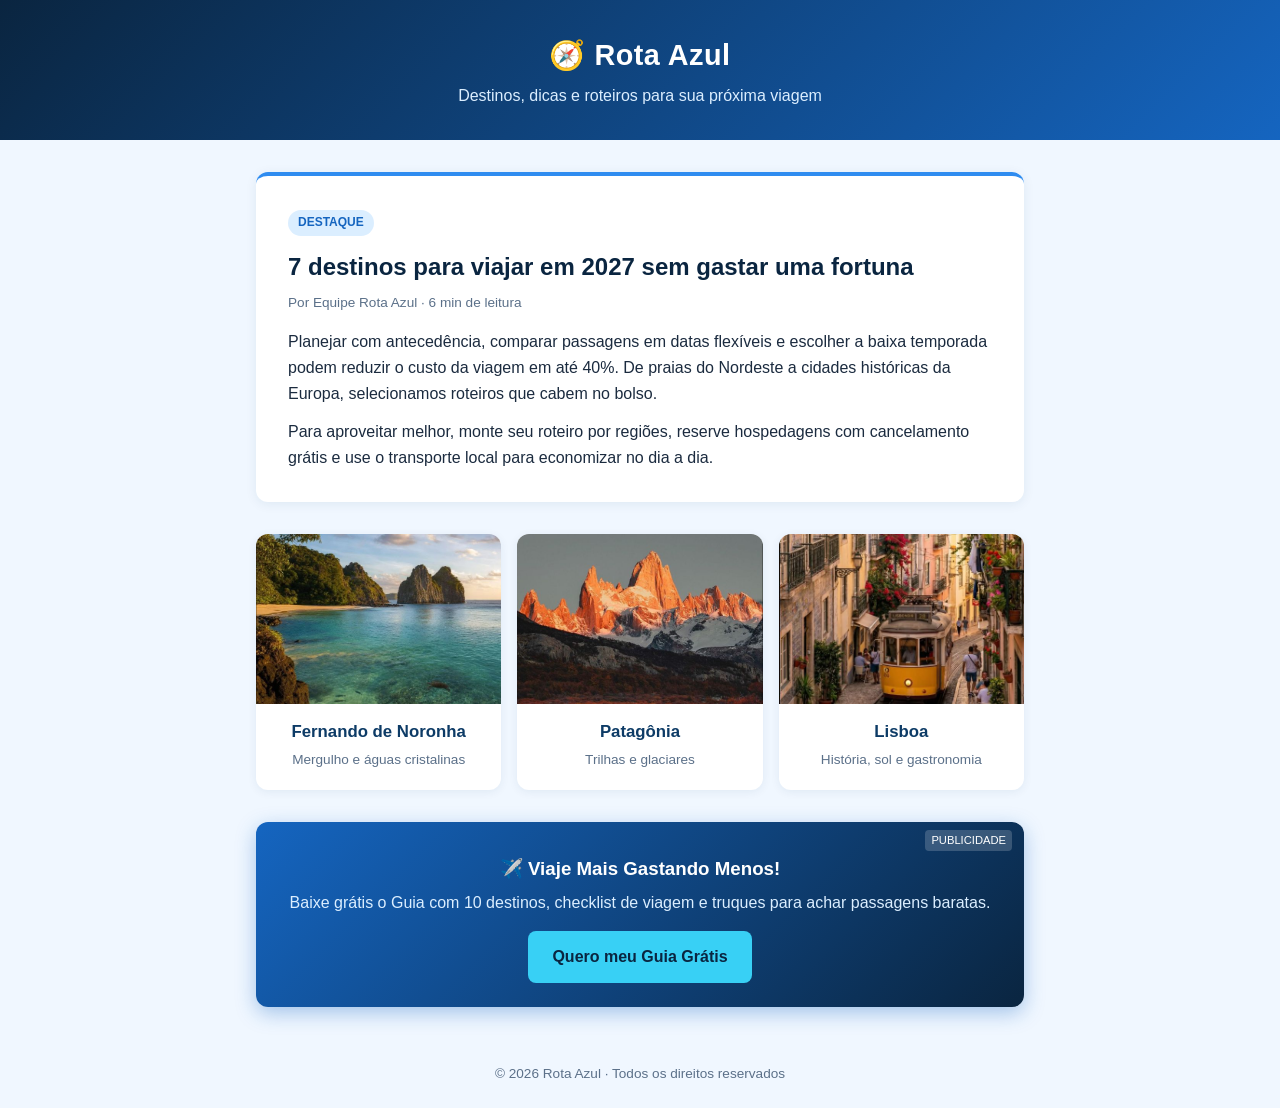
<file: index.html>
<!DOCTYPE html>
<html lang="pt-BR">
<head>
    <meta charset="UTF-8">
    <meta name="viewport" content="width=device-width, initial-scale=1.0">
    <title>Rota Azul · Portal de Viagens</title>
    <link rel="stylesheet" href="style.css">
</head>
<body>
    <header class="portal-header">
        <span class="logo">🧭 Rota Azul</span>
        <p class="tagline">Destinos, dicas e roteiros para sua próxima viagem</p>
    </header>

    <main class="container">
        <article class="post">
            <span class="post-tag">Destaque</span>
            <h2>7 destinos para viajar em 2027 sem gastar uma fortuna</h2>
            <p class="post-meta">Por Equipe Rota Azul · 6 min de leitura</p>
            <p>Planejar com antecedência, comparar passagens em datas flexíveis e escolher a baixa temporada podem reduzir o custo da viagem em até 40%. De praias do Nordeste a cidades históricas da Europa, selecionamos roteiros que cabem no bolso.</p>
            <p>Para aproveitar melhor, monte seu roteiro por regiões, reserve hospedagens com cancelamento grátis e use o transporte local para economizar no dia a dia.</p>
        </article>

        <section class="destinos">
            <div class="destino"><img src="[data-uri]" alt="Fernando de Noronha" loading="lazy"><h3>Fernando de Noronha</h3><p>Mergulho e águas cristalinas</p></div>
            <div class="destino"><img src="[data-uri]" alt="Patagônia" loading="lazy"><h3>Patagônia</h3><p>Trilhas e glaciares</p></div>
            <div class="destino"><img src="[data-uri]" alt="Lisboa" loading="lazy"><h3>Lisboa</h3><p>História, sol e gastronomia</p></div>
        </section>

        <!-- ESPAÇO DO ANÚNCIO (BANNER) -->
        <aside class="ad-banner">
            <span class="ad-tag">Publicidade</span>
            <div class="ad-content">
                <h3>✈️ Viaje Mais Gastando Menos!</h3>
                <p>Baixe grátis o Guia com 10 destinos, checklist de viagem e truques para achar passagens baratas.</p>
                <!-- Link com parâmetro de rastreamento -->
                <a href="landing.html?origem=banner_artigo" class="btn-ad">Quero meu Guia Grátis</a>
            </div>
        </aside>
    </main>

    <footer class="portal-footer">© 2026 Rota Azul · Todos os direitos reservados</footer>
</body>
</html>
</file>
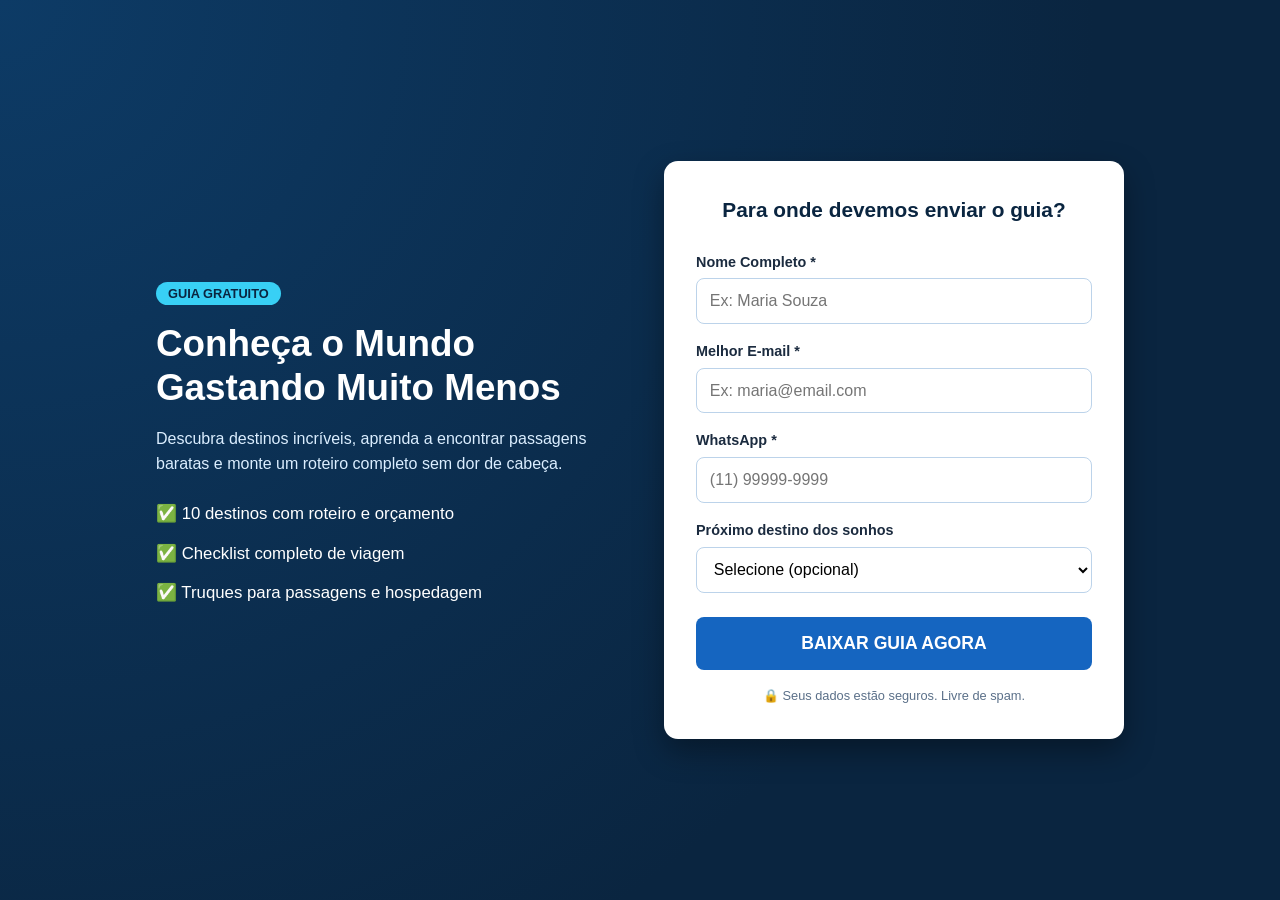
<file: landing.html>
<!DOCTYPE html>
<html lang="pt-BR">
<head>
    <meta charset="UTF-8">
    <meta name="viewport" content="width=device-width, initial-scale=1.0">
    <title>Guia Gratuito: 10 Destinos para Viajar Gastando Menos</title>
    <link rel="stylesheet" href="style.css">
</head>
<body class="lp-body">
    <main class="lp-container">
        <section class="lp-hero">
            <span class="badge">GUIA GRATUITO</span>
            <h1>Conheça o Mundo Gastando Muito Menos</h1>
            <p class="subtitle">Descubra destinos incríveis, aprenda a encontrar passagens baratas e monte um roteiro completo sem dor de cabeça.</p>

            <ul class="benefits">
                <li>✅ 10 destinos com roteiro e orçamento</li>
                <li>✅ Checklist completo de viagem</li>
                <li>✅ Truques para passagens e hospedagem</li>
            </ul>
        </section>

        <section class="lp-form-box">
            <h2>Para onde devemos enviar o guia?</h2>
            <form id="leadForm" novalidate>
                <div class="input-group">
                    <label for="nome">Nome Completo *</label>
                    <input type="text" id="nome" placeholder="Ex: Maria Souza" required>
                    <small class="error-msg" id="erroNome"></small>
                </div>

                <div class="input-group">
                    <label for="email">Melhor E-mail *</label>
                    <input type="email" id="email" placeholder="Ex: maria@email.com" required>
                    <small class="error-msg" id="erroEmail"></small>
                </div>

                <div class="input-group">
                    <label for="whatsapp">WhatsApp *</label>
                    <input type="tel" id="whatsapp" placeholder="(11) 99999-9999" maxlength="15" required>
                    <small class="error-msg" id="erroWhats"></small>
                </div>

                <div class="input-group">
                    <label for="destino">Próximo destino dos sonhos</label>
                    <select id="destino">
                        <option value="">Selecione (opcional)</option>
                        <option>Praias do Brasil</option>
                        <option>Europa</option>
                        <option>América do Sul</option>
                        <option>Estados Unidos</option>
                        <option>Ásia</option>
                    </select>
                </div>

                <!-- Campo oculto para guardar de qual anúncio o lead veio -->
                <input type="hidden" id="origemLead" name="origem">

                <button type="submit" class="btn-submit">BAIXAR GUIA AGORA</button>
                <p class="privacy-note">🔒 Seus dados estão seguros. Livre de spam.</p>
            </form>

            <!-- Mensagem de Sucesso (Oculta inicialmente) -->
            <div id="successBox" class="success-box hidden">
                <h3>🎉 Boa viagem, <span id="userNameSuccess"></span>!</h3>
                <p>Enviamos o Guia para o seu e-mail. Verifique sua caixa de entrada ou spam.</p>
                <a href="index.html" class="btn-back">← Voltar ao Portal</a>
            </div>
        </section>
    </main>

    <script src="script.js"></script>
</body>
</html>
</file>
<file: style.css>
:root {
    --navy: #0a2540;
    --blue-900: #0d3b66;
    --blue-700: #1565c0;
    --blue-500: #2f8cf0;
    --blue-300: #7dc0fa;
    --cyan: #38d0f5;
    --blue-100: #dbeeff;
    --blue-50: #f0f7ff;
    --ink: #1b2b3f;
    --muted: #5b7089;
}

* {
    box-sizing: border-box;
    margin: 0;
    padding: 0;
    font-family: 'Segoe UI', Tahoma, Geneva, Verdana, sans-serif;
}

body {
    background-color: var(--blue-50);
    color: var(--ink);
    line-height: 1.6;
}

/* ===== Portal ===== */
.portal-header {
    background: linear-gradient(135deg, var(--navy), var(--blue-700));
    color: #fff;
    padding: 2rem 1.5rem;
    text-align: center;
}

.logo { font-size: 1.8rem; font-weight: 700; letter-spacing: .5px; }
.tagline { color: var(--blue-100); margin-top: .3rem; }

.container {
    max-width: 800px;
    margin: 2rem auto;
    padding: 0 1rem;
}

.post {
    background: #fff;
    padding: 2rem;
    border-radius: 12px;
    border-top: 4px solid var(--blue-500);
    box-shadow: 0 2px 12px rgba(13, 59, 102, 0.08);
    margin-bottom: 2rem;
}

.post-tag {
    display: inline-block;
    background: var(--blue-100);
    color: var(--blue-700);
    font-size: .75rem;
    font-weight: 700;
    text-transform: uppercase;
    padding: 3px 10px;
    border-radius: 20px;
}

.post h2 { margin: .8rem 0 .3rem; color: var(--navy); }
.post-meta { color: var(--muted); font-size: .85rem; margin-bottom: 1rem; }
.post p + p { margin-top: .8rem; }

.destinos {
    display: grid;
    grid-template-columns: repeat(3, 1fr);
    gap: 1rem;
    margin-bottom: 2rem;
}

.destino {
    background: #fff;
    border-radius: 12px;
    padding: 0 0 1.2rem;
    overflow: hidden;
    text-align: center;
    box-shadow: 0 2px 10px rgba(13, 59, 102, 0.07);
    transition: transform .2s, box-shadow .2s;
}

.destino:hover { transform: translateY(-4px); box-shadow: 0 8px 20px rgba(13, 59, 102, 0.15); }
.destino img {
    width: 100%;
    height: 170px;
    object-fit: cover;
    display: block;
    background: var(--blue-100);
}
.destino h3 { color: var(--blue-900); font-size: 1.05rem; margin: .9rem 0 .2rem; padding: 0 1rem; }
.destino p { color: var(--muted); font-size: .85rem; padding: 0 1rem; }

/* Anúncio */
.ad-banner {
    background: linear-gradient(135deg, var(--blue-700), var(--navy));
    color: #fff;
    padding: 2rem 1.5rem 1.5rem;
    border-radius: 12px;
    position: relative;
    text-align: center;
    box-shadow: 0 6px 20px rgba(21, 101, 192, 0.35);
}

.ad-tag {
    position: absolute;
    top: 8px;
    right: 12px;
    font-size: 0.7rem;
    text-transform: uppercase;
    background: rgba(255, 255, 255, 0.18);
    padding: 2px 6px;
    border-radius: 4px;
}

.ad-content p { color: var(--blue-100); margin-top: .4rem; }

.btn-ad {
    display: inline-block;
    margin-top: 1rem;
    background: var(--cyan);
    color: var(--navy);
    font-weight: bold;
    padding: 0.8rem 1.5rem;
    border-radius: 8px;
    text-decoration: none;
    transition: transform 0.2s, background .2s;
}

.btn-ad:hover { transform: scale(1.05); background: #6fe0fa; }

.portal-footer {
    text-align: center;
    color: var(--muted);
    font-size: .85rem;
    padding: 1.5rem;
}

/* ===== Landing Page ===== */
.lp-body {
    background: radial-gradient(circle at top left, var(--blue-900), var(--navy) 70%);
    color: #fff;
    min-height: 100vh;
    display: flex;
    align-items: center;
}

.lp-container {
    max-width: 1000px;
    margin: 2rem auto;
    padding: 1rem;
    display: grid;
    grid-template-columns: 1fr 1fr;
    gap: 3rem;
    align-items: center;
}

.badge {
    background: var(--cyan);
    color: var(--navy);
    font-weight: bold;
    padding: 4px 12px;
    border-radius: 20px;
    font-size: 0.8rem;
}

.lp-hero h1 { font-size: 2.3rem; margin: 1rem 0; line-height: 1.2; }
.subtitle { color: var(--blue-100); margin-bottom: 1.5rem; }
.benefits { list-style: none; }
.benefits li { margin-bottom: 0.8rem; font-size: 1.05rem; }

/* Formulário */
.lp-form-box {
    background: #fff;
    color: var(--ink);
    padding: 2rem;
    border-radius: 14px;
    box-shadow: 0 12px 30px rgba(0, 0, 0, 0.35);
}

.lp-form-box h2 {
    margin-bottom: 1.5rem;
    font-size: 1.3rem;
    text-align: center;
    color: var(--navy);
}

.input-group { margin-bottom: 1rem; }

.input-group label {
    display: block;
    font-weight: 600;
    margin-bottom: 0.3rem;
    font-size: 0.9rem;
}

.input-group input,
.input-group select {
    width: 100%;
    padding: 0.8rem;
    border: 1px solid #bcd3ea;
    border-radius: 8px;
    font-size: 1rem;
    background: #fff;
}

.input-group input:focus,
.input-group select:focus {
    outline: none;
    border-color: var(--blue-500);
    box-shadow: 0 0 0 3px rgba(47, 140, 240, 0.2);
}

.error-msg { color: #d93025; font-size: 0.8rem; display: block; margin-top: 4px; }

.btn-submit {
    width: 100%;
    padding: 1rem;
    background: var(--blue-700);
    color: #fff;
    border: none;
    border-radius: 8px;
    font-size: 1.1rem;
    font-weight: bold;
    cursor: pointer;
    margin-top: 0.5rem;
    transition: background 0.2s, transform .1s;
}

.btn-submit:hover { background: var(--blue-900); }
.btn-submit:active { transform: scale(.99); }

.privacy-note { text-align: center; font-size: 0.8rem; color: var(--muted); margin-top: 1rem; }

.hidden { display: none; }

.success-box { text-align: center; padding: 1rem; }
.success-box h3 { color: var(--blue-700); margin-bottom: 0.5rem; }

.btn-back {
    display: inline-block;
    margin-top: 1.5rem;
    color: var(--blue-700);
    text-decoration: none;
    font-weight: bold;
}

@media (max-width: 768px) {
    .lp-container { grid-template-columns: 1fr; gap: 2rem; }
    .lp-hero h1 { font-size: 1.9rem; }
    .destinos { grid-template-columns: 1fr; }
}
</file>
